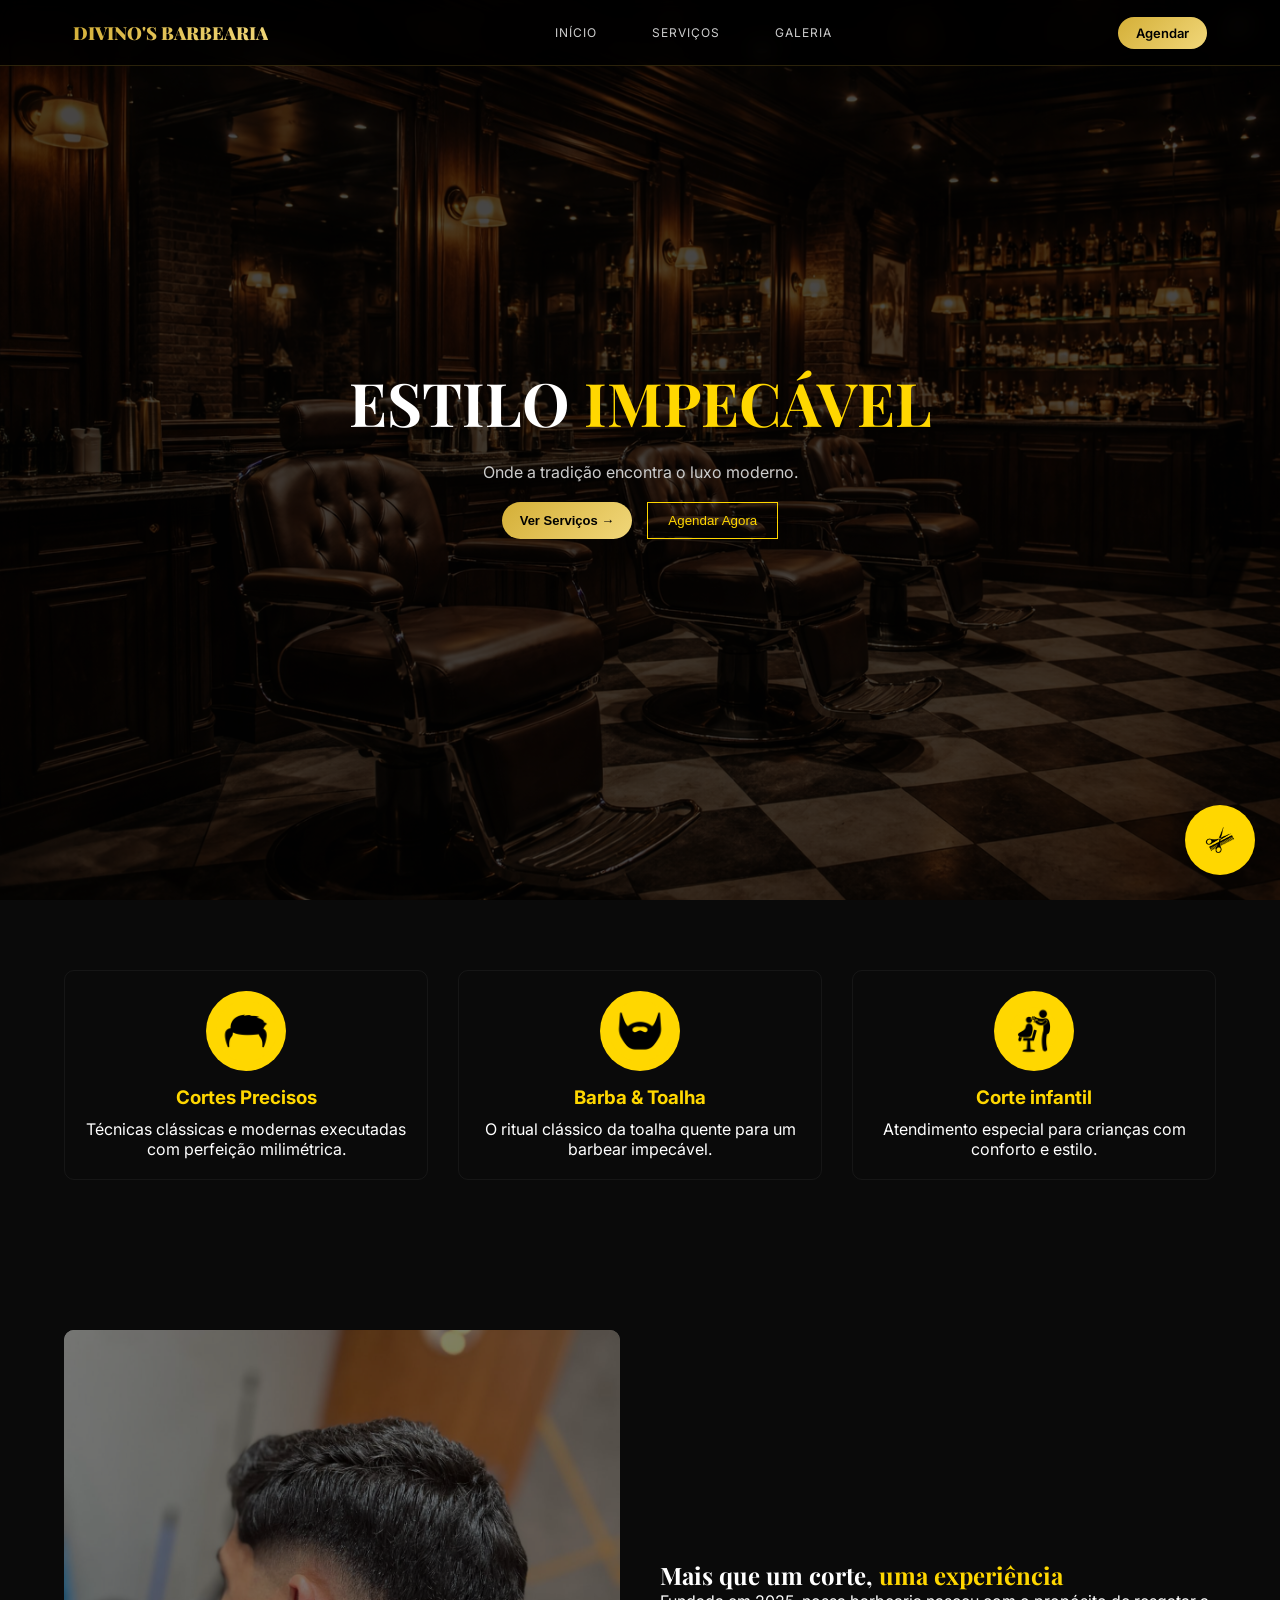
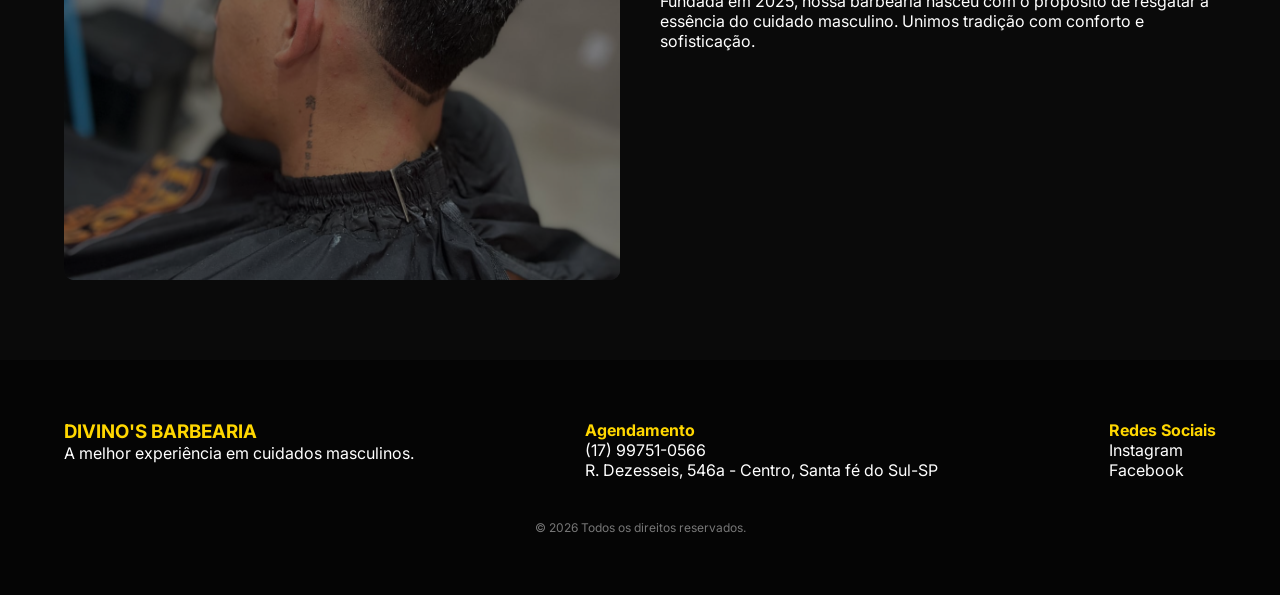
<file: index.html>
<!DOCTYPE html>
<html lang="pt-BR">
<head>
  <meta charset="UTF-8">
  <title>Divino's Barbearia</title>
  <link rel="stylesheet" href="style.css">
  <link href="https://fonts.googleapis.com/css2?family=Playfair+Display:wght@400;700;900&family=Inter:wght@300;400;600&display=swap" rel="stylesheet">
</head>
<body>

<!-- NAVBAR -->
<header class="navbar">
  <div class="container nav-content">
    <div class="logo">DIVINO'S BARBEARIA</div>

    <nav class="menu">
      <a href="#">Início</a>
      <a href="#">Serviços</a>
      <a href="#">Galeria</a>
    </nav>

    <a href="agendamento.html" class="btn-gold">
  Agendar
</a>
  </div>
</header>

<!-- HERO -->
<section class="hero">
  <div class="overlay"></div>

  <div class="hero-content">
    <h1>
      ESTILO <span>IMPECÁVEL</span>
    </h1>

    <p>Onde a tradição encontra o luxo moderno.</p>

    <div class="hero-buttons">
      <button class="btn-gold">Ver Serviços →</button>
      <button class="btn-outline">Agendar Agora</button>
    </div>
  </div>
</section>

<!-- SERVIÇOS -->
<section class="services container">
   <div class="card"> 
  <div class="icon">
  <img src="./Imagens_Divino´s/man-hair.png" class="icon-img">
 </div> 
    <h3>Cortes Precisos</h3>
    <p>Técnicas clássicas e modernas executadas com perfeição milimétrica.</p>
  </div>

  <div class="card">
     <div class="icon">
     <img src="./Imagens_Divino´s/beard.png" class="icon-img">
     </div>
    <h3>Barba & Toalha</h3>
    <p>O ritual clássico da toalha quente para um barbear impecável.</p>
  </div>

  <div class="card">
     <div class="icon">
     <img src="./Imagens_Divino´s/cutting.png" class="icon-img">
    </div>
     <h3>Corte infantil</h3>
    <p>Atendimento especial para crianças com conforto e estilo.</p>
  </div>
</section>

<!-- SOBRE -->
<section class="about container">
  <div class="about-img">
  <img id="slider" src="./Imagens_Divino´s/mid_fade_V.jpeg">
</div>
  <div class="about-text">
    <h2>Mais que um corte, <span>uma experiência</span></h2>
    <p>
      Fundada em 2025, nossa barbearia nasceu com o propósito de resgatar a essência
      do cuidado masculino. Unimos tradição com conforto e sofisticação.
    </p>

  </div>
</section>

<!-- FOOTER -->
<footer>
  <div class="container footer-grid">

    <div>
      <h3>DIVINO'S BARBEARIA</h3>
      <p>A melhor experiência em cuidados masculinos.</p>
    </div>

    <div>
      <h4>Agendamento</h4>
      <p>(17) 99751-0566</p>
      <p>R. Dezesseis, 546a - Centro, Santa fé do Sul-SP</p>
    </div>

    <div>
      <h4>Redes Sociais</h4>
      <p>Instagram</p>
      <p>Facebook</p>
    </div>

  </div>

  <p class="copy">© 2026 Todos os direitos reservados.</p>
</footer>
<a href="https://wa.me/5517996291054" 
   class="whatsapp-btn" 
   target="_blank" 
   id="whatsappBtn">
   
   <img src="./Imagens_Divino´s/tesoura-e-pente.png" 
        alt="WhatsApp">
</a>
<script>
  const btn = document.getElementById("whatsappBtn");

  setInterval(() => {
    btn.style.transform = "translateY(-10px)";
    setTimeout(() => {
      btn.style.transform = "translateY(0)";
    }, 300);
  }, 3000);
</script>

<script src="script.js"></script>
</body>
</html>
</file>
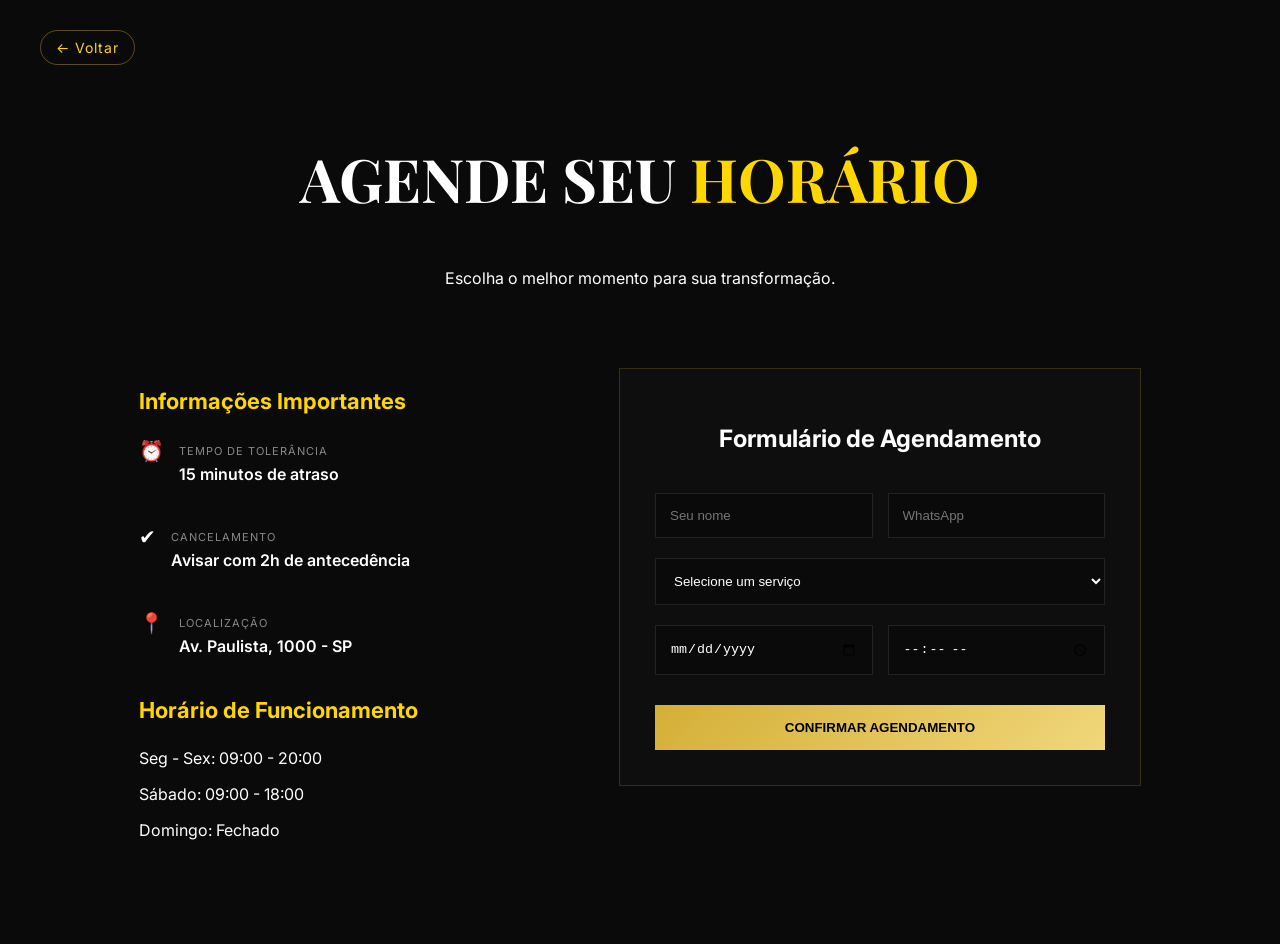
<file: agendamento.html>
<!DOCTYPE html>
<html lang="pt-BR">
<head>
  <meta charset="UTF-8">
  <title>Agendamento</title>
  <link rel="stylesheet" href="agendamento.css">
  <link href="https://fonts.googleapis.com/css2?family=Playfair+Display:wght@400;700;900&family=Inter:wght@300;400;600&display=swap" rel="stylesheet">
</head>
<body>
<a href="index.html" class="btn-voltar">← Voltar</a>
<section class="agendamento">

  <h1>AGENDE SEU <span>HORÁRIO</span></h1>
<p class="sub">Escolha o melhor momento para sua transformação.</p>
<div class="linha"></div>
  <div class="container">

    <!-- ESQUERDA -->
    <div class="left">
      <h3>Informações Importantes</h3>

      <div class="item">
        <span>⏰</span>
        <div>
          <small>TEMPO DE TOLERÂNCIA</small>
          <p>15 minutos de atraso</p>
        </div>
      </div>

      <div class="item">
        <span>✔</span>
        <div>
          <small>CANCELAMENTO</small>
          <p>Avisar com 2h de antecedência</p>
        </div>
      </div>

      <div class="item">
        <span>📍</span>
        <div>
          <small>LOCALIZAÇÃO</small>
          <p>Av. Paulista, 1000 - SP</p>
        </div>
      </div>

      <h3>Horário de Funcionamento</h3>
      <p>Seg - Sex: 09:00 - 20:00</p>
      <p>Sábado: 09:00 - 18:00</p>
      <p>Domingo: Fechado</p>
    </div>

    <!-- DIREITA -->
    <div class="right">
      <h2>Formulário de Agendamento</h2>

      <div class="row">
        <input type="text" id="nome" placeholder="Seu nome">
        <input type="text" id="telefone" placeholder="WhatsApp">
      </div>

      <select id="servico">
        <option>Selecione um serviço</option>
        <option>Corte</option>
        <option>Barba</option>
        <option>Corte + Barba</option>
      </select>

      <div class="row">
        <input type="date" id="data">
        <input type="time" id="hora">
      </div>

      <button id="confirmar">CONFIRMAR AGENDAMENTO</button>
    </div>

  </div>

</section>


<script src="agendamento.js"></script>
</body>
</html>
</file>
<file: style.css>
* {
  margin: 0;
  padding: 0;
  box-sizing: border-box;
}

body {
  font-family: 'Inter', sans-serif;
  background: #0a0a0a;
  color: #fff;
}

/* CONTAINER */
.container {
  width: 90%;
  max-width: 1200px;
  margin: auto;
}

/* NAVBAR */
.navbar {
  position: fixed;
  width: 100%;
  background: rgba(0,0,0,0.8);
  backdrop-filter: blur(10px);
  border-bottom: 1px solid rgba(212,175,55,0.2);
  z-index: 999;
}

.nav-content {
  display: flex;
  justify-content: space-between;
  align-items: center;
  height: 80px;
}
/*LOGO*/
.logo {
  font-family: 'Playfair Display', serif;
  font-weight: 1000;
  font-size: 28px;

  background: linear-gradient(135deg, #d4af37, #f1d77a);
  -webkit-background-clip: text;
  -webkit-text-fill-color: transparent;

  /* compatibilidade */
  background-clip: text;
  color: transparent;
}
/*FIM LOGO*/
.menu a {
  margin: 0 15px;
  text-decoration: none;
  color: #ccc;
  font-size: 13px;
  text-transform: uppercase;
  
}


.menu a:hover {
  color: gold;
}

/* BUTTONS */
.btn-gold {
  background: linear-gradient(135deg, #d4af37, #f1d77a);
  border: none;
  padding: 10px 20px;
  font-weight: bold;
  cursor: pointer;
}

.btn-outline {
  border: 1px solid gold;
  background: transparent;
  color: gold;
  padding: 10px 20px;
  cursor: pointer;
}

/* HERO */
.hero {
  height: 100vh;
  background-size: cover;
  background-position: center;
  background-image: url("./Imagens_Divino´s/Barbearia\ luxuosa\ e\ sofisticada.png");
  background-repeat:  no-repeat;
  display: flex;
  align-items: center;
  justify-content: center;
  text-align: center;
  position: relative;
}

.overlay {
  position: absolute;
  width: 100%;
  height: 100%;
  background: rgba(0,0,0,0.7);
}

.hero-content {
  position: relative;
  z-index: 2;
}

.hero h1 {
  font-family: 'Playfair Display', serif;
  font-size: 60px;
}

.hero span {
  color: gold;
}

.hero p {
  margin: 20px 0;
  color: #ccc;
}

.hero-buttons {
  display: flex;
  justify-content: center;
  gap: 15px;
}

/* SERVICES */
.services {
  display: flex;
  gap: 30px;
  padding: 70px 0;
}

.card {
  flex: 1;
  text-align: center;

  display: flex;
  flex-direction: column;
  align-items: center;
  justify-content: center;
}

.card h3 {
  color: gold;
  margin-bottom: 10px;

}

/* ABOUT */
.about {
  display: flex;
  gap: 40px;
  padding: 80px 0;
  align-items: center;
}
/*inicio img*/
.about-img {
  position: relative;
  flex: 1;
  height: 550px;
background-size: cover;
background-position: center;
border-radius: 10px;
overflow: hidden;
}

.about-img::after {
  content: "";
  position: absolute;
  width: 100%;
  height: 100%;
  top: 0;
  left: 0;
  background: rgba(0, 0, 0, 0.5); /* controla a sombra */
}
.about-img {
  position: relative;
  flex: 1;
  height: 550px;
  border-radius: 10px;
  overflow: hidden;
}

.about-img img {
  width: 100%;
  height: 100%;
  object-fit: cover;
  transition: opacity 1s ease-in-out;
}
/*Fim img*/

.about-text {
  flex: 1;
}

.about h2 {
  font-family: 'Playfair Display', serif;
}

.about span {
  color: gold;
}

/* FOOTER */
footer {
  background: #050505;
  padding: 60px 0;
}

.footer-grid {
  display: flex;
  justify-content: space-between;
}

footer h3, footer h4 {
  color: gold;
}

.copy {
  text-align: center;
  margin-top: 40px;
  font-size: 12px;
  color: #777;
}

.icon {
  width: 80px;
  height: 80px;
  background: gold;
  border-radius: 50%;

  display: flex;
  align-items: center;
  justify-content: center;

  margin-bottom: 15px;
}

.icon-img {
  width: 60px;
  height: 60px;
}
/* BOTÃO WHATSAPP */
.whatsapp-btn {
  position: fixed;
  bottom: 25px;
  right: 25px;
  width: 70px;
  height: 70px;
  background:gold;
  border-radius: 50%;
  display: flex;
  align-items: center;
  justify-content: center;
  z-index: 9999;
  animation: pulse 1.5s infinite;
  transition: transform 0.3s;
}

.whatsapp-btn img {
  width: 40px;
  height: 40px;
}

.whatsapp-btn:hover {
  transform: scale(1.1);
}
/*Fim BOTÃO WHATSAPP*/


/*iNICIO MENU*/
.nav-content {
  display: grid;
  grid-template-columns: auto 1fr auto;
  align-items: center;
  height: 65px; /* mais compacto */
}

/* LOGO à esquerda */
.logo {
  justify-self: start;
  font-size: 18px;
}

/* MENU centralizado */
.menu {
  display: flex;
  justify-content: center;
  gap: 25px; /* espaço mais controlado */
}

.menu a {
  text-decoration: none;
  color: #ccc;
  font-size: 12px;
  letter-spacing: 1px;
  text-transform: uppercase;
  transition: 0.3s;
}

.menu a:hover {
  color: gold;
}

/* BOTÃO à direita */
.nav-btn {
  justify-self: end;
}

.btn-gold {
  background: linear-gradient(135deg, #d4af37, #f1d77a);
  border: none;
  padding: 7px 16px;
  font-size: 13px;
  font-weight: 670;
  border-radius: 15px; /* mais elegante */
  cursor: pointer;
  transition: 0.3s;
}
.nav-btn {
  justify-self: end;
  width: auto;
}
.btn-gold {
  display: inline-flex; /* 🔥 melhor que inline-block */
  align-items: center;
  justify-content: center;

  text-decoration: none;
  text-align: center;

  background: linear-gradient(135deg, #d4af37, #f1d77a);
  color: black;

  padding: 8px 18px;
  font-size: 13px;
  font-weight: 600;

  border-radius: 20px;
  cursor: pointer;

  transition: 0.3s;
}


.btn-gold:hover {
  transform: scale(0.5);
}
.navbar {
  padding: 0 10px;
}

.menu a {
  position: relative;
}

.menu a::after {
  content: "";
  position: absolute;
  width: 0%;
  height: 2px;
  background: gold;
  left: 0;
  bottom: -5px;
  transition: 0.3s;
}

.menu a:hover::after {
  width: 100%;
}
/*Fim MENU*/










/*melhoras visuais*/
.navbar {
  transition: 0.3s;
}
.btn-gold {
  transition: 0.3s;
}

.btn-gold:hover {
  transform: scale(1.05);
  opacity: 0.9;
}

.btn-outline:hover {
  background: gold;
  color: black;
}

html {
  scroll-behavior: smooth;

}
.card {
  padding: 20px;
  border: 1px solid rgba(255,255,255,0.05);
  border-radius: 10px;
  transition: 0.3s;
}

.card:hover {
  transform: translateY(-5px);
  border-color: gold;
}
</file>
<file: agendamento.css>
body {
  background: #0a0a0a;
  color: white;
  font-family: 'Inter', sans-serif;
}

.agendamento {
  text-align: center;
  padding: 80px 20px;
}

h1 {
  font-family: 'Playfair Display', serif;
  font-size: 60px;
}

h1 span {
  color: gold;
}

.container {
  display: flex;
  justify-content: center;
  gap: 80px;
  margin-top: 80px;
  align-items: flex-start;
}

.left, .right {
  width: 450px;
}

.left h3 {
  color: gold;
  margin: 20px 0;
}

.item {
  display: flex;
  gap: 15px;
  margin-bottom: 20px;
  text-align: left;
}

.item span {
  font-size: 20px;
}

.right {
  background: #111;
  padding: 30px;
  border: 1px solid rgba(212,175,55,0.2);
}

.row {
  display: flex;
  gap: 15px;
}

input, select {
  width: 100%;
  margin: 10px 0;
  padding: 12px;
  background: #0a0a0a;
  border: 1px solid #222;
  color: white;
}

button {
  width: 100%;
  padding: 15px;
  margin-top: 20px;
  background: linear-gradient(135deg, #d4af37, #f1d77a);
  border: none;
  font-weight: bold;
  cursor: pointer;
}
.btn-voltar {
  position: absolute;
  top: 30px;
  left: 40px;

  color: gold;
  text-decoration: none;
  font-size: 14px;
  letter-spacing: 1px;

  border: 1px solid rgba(212,175,55,0.4);
  padding: 8px 15px;
  border-radius: 20px;

  transition: 0.3s;
}

.btn-voltar:hover {
  background: rgba(212,175,55,0.1);
}


.left {
  width: 400px;
  text-align: left;
}

.left h3 {
  color: gold;
  margin-bottom: 25px;
  font-size: 22px;
}

.item {
  display: flex;
  gap: 15px;
  margin-bottom: 25px;
  align-items: flex-start;
}

.item span {
  font-size: 20px;
}

.item small {
  color: #888;
  font-size: 11px;
  letter-spacing: 1px;
}

.item p {
  margin-top: 5px;
  font-weight: 600;
}
.right {
  width: 450px;
  background: #0e0e0e;
  padding: 35px;
  border: 1px solid rgba(212,175,55,0.2);
}

.right h2 {
  text-align: center;
  margin-bottom: 30px;
}

input, select {
  width: 100%;
  margin: 10px 0;
  padding: 14px;
  background: #0a0a0a;
  border: 1px solid #222;
  color: white;
}

input:focus, select:focus {
  border-color: gold;
}
</file>
